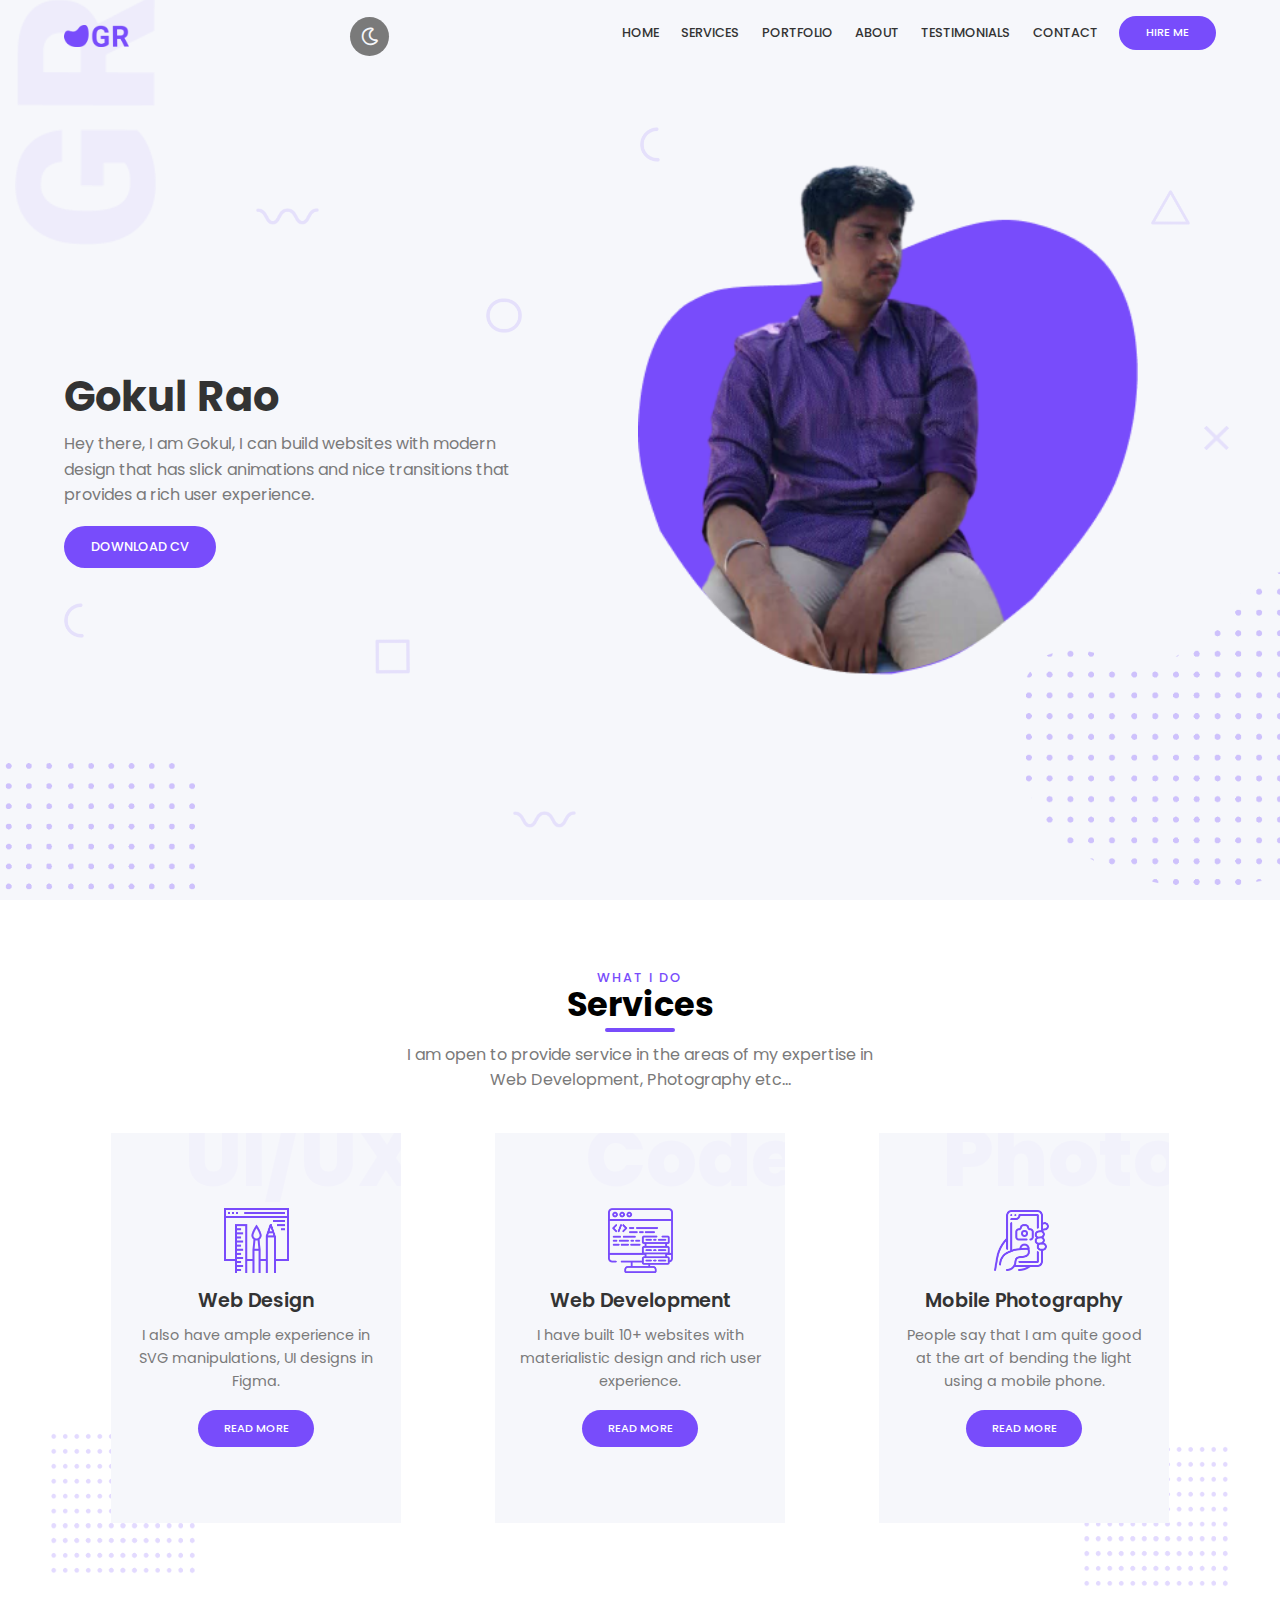
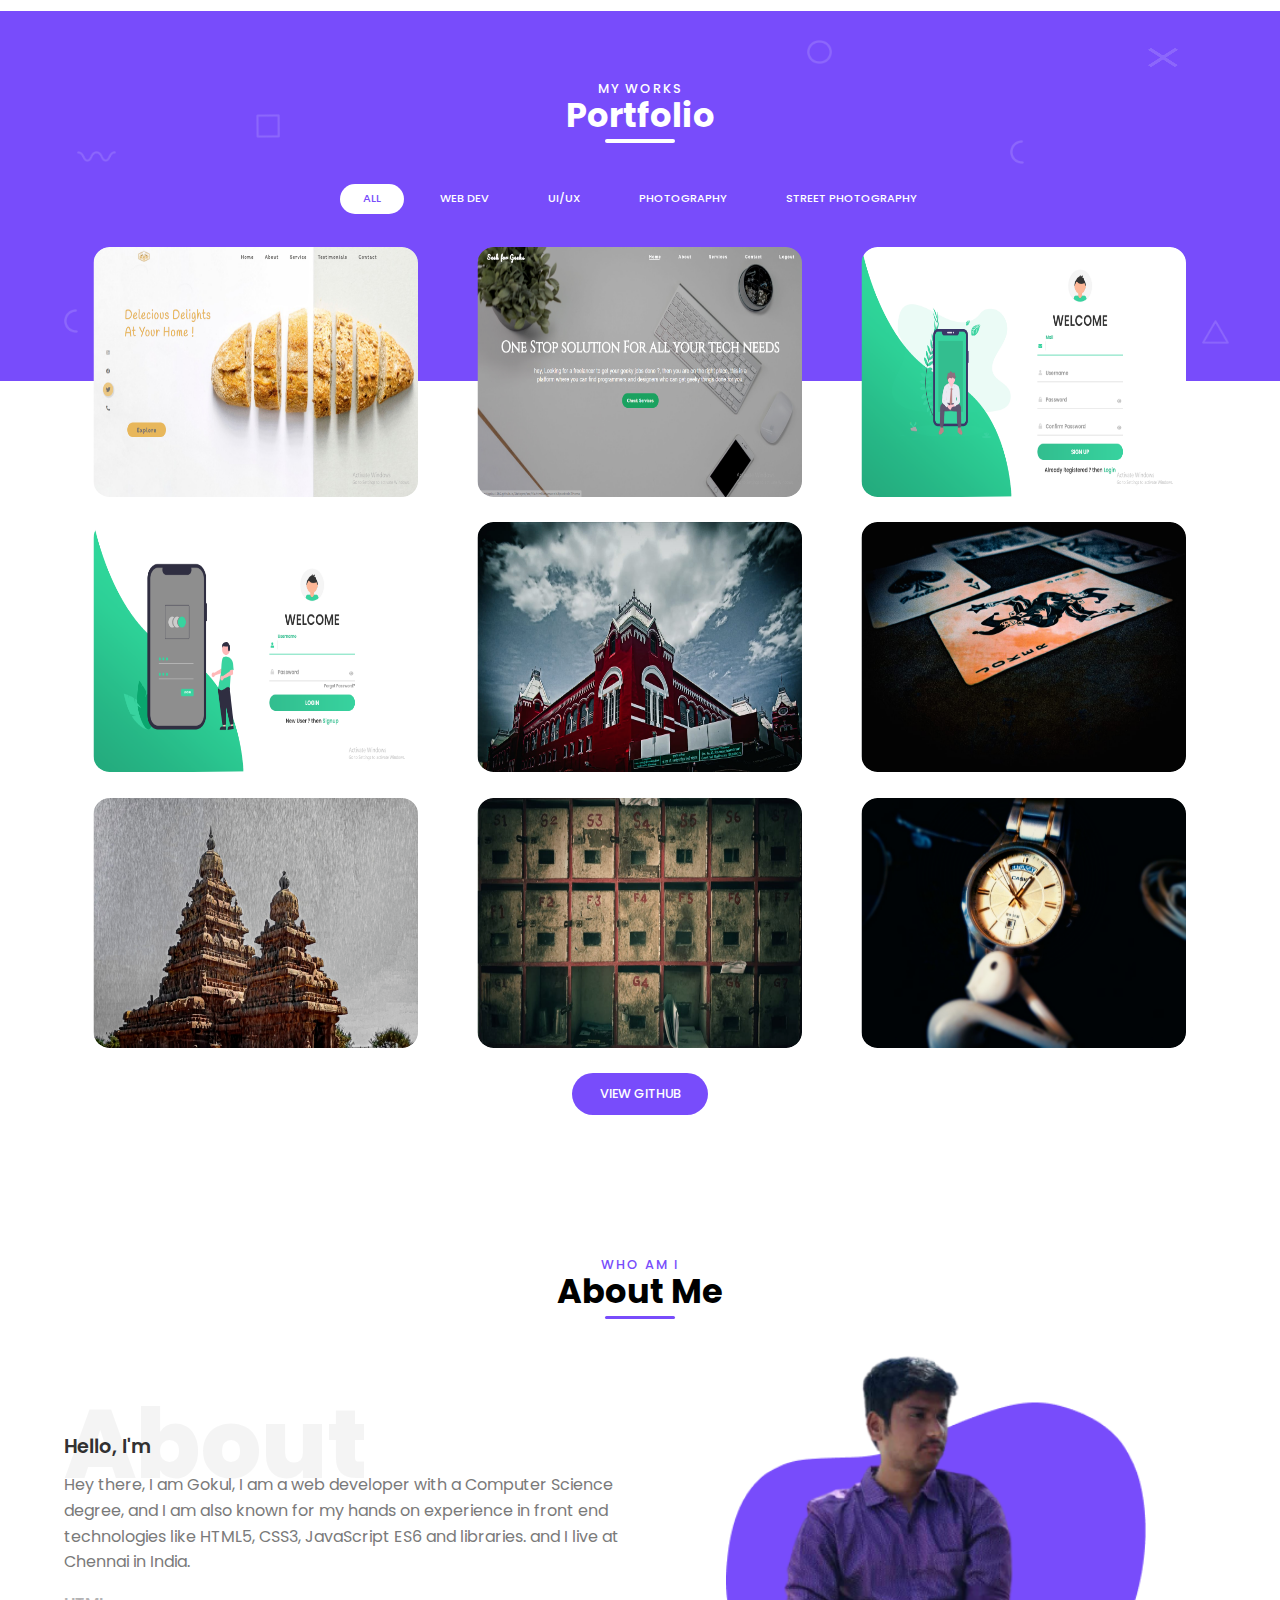
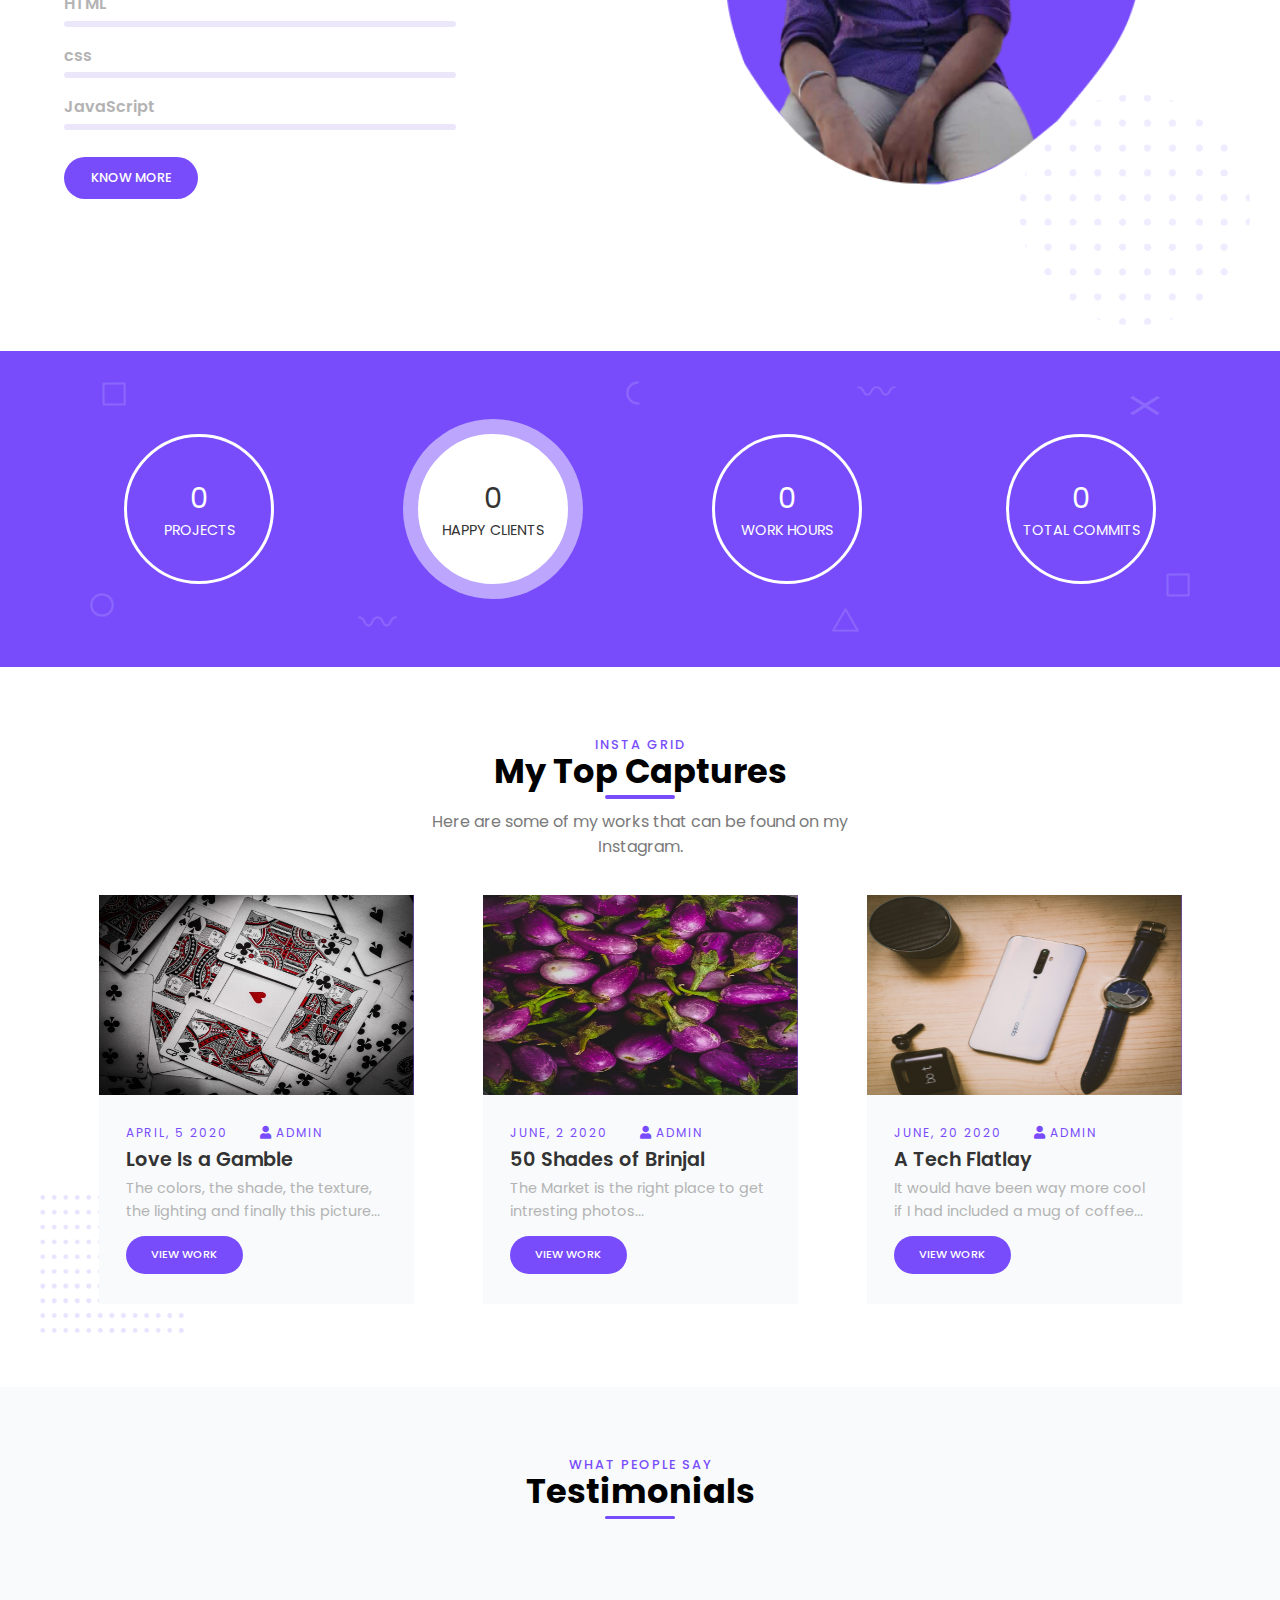
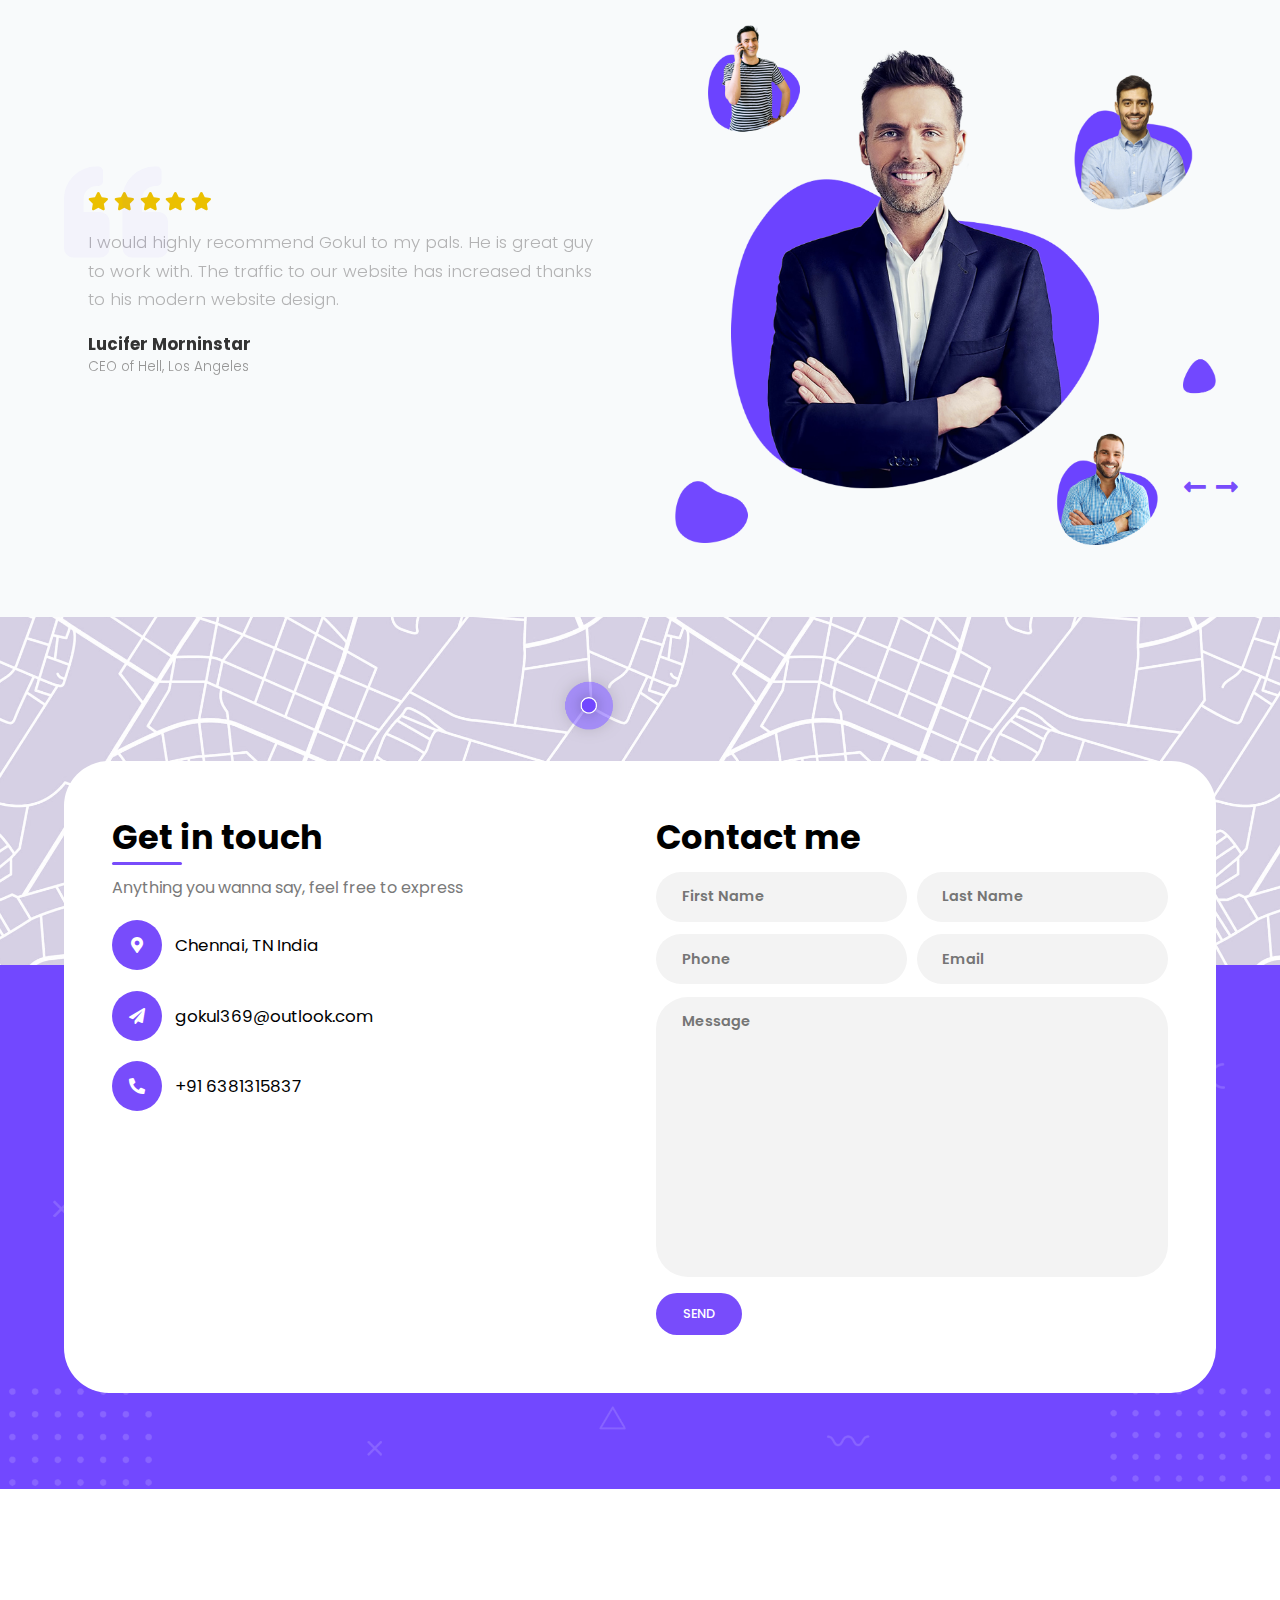
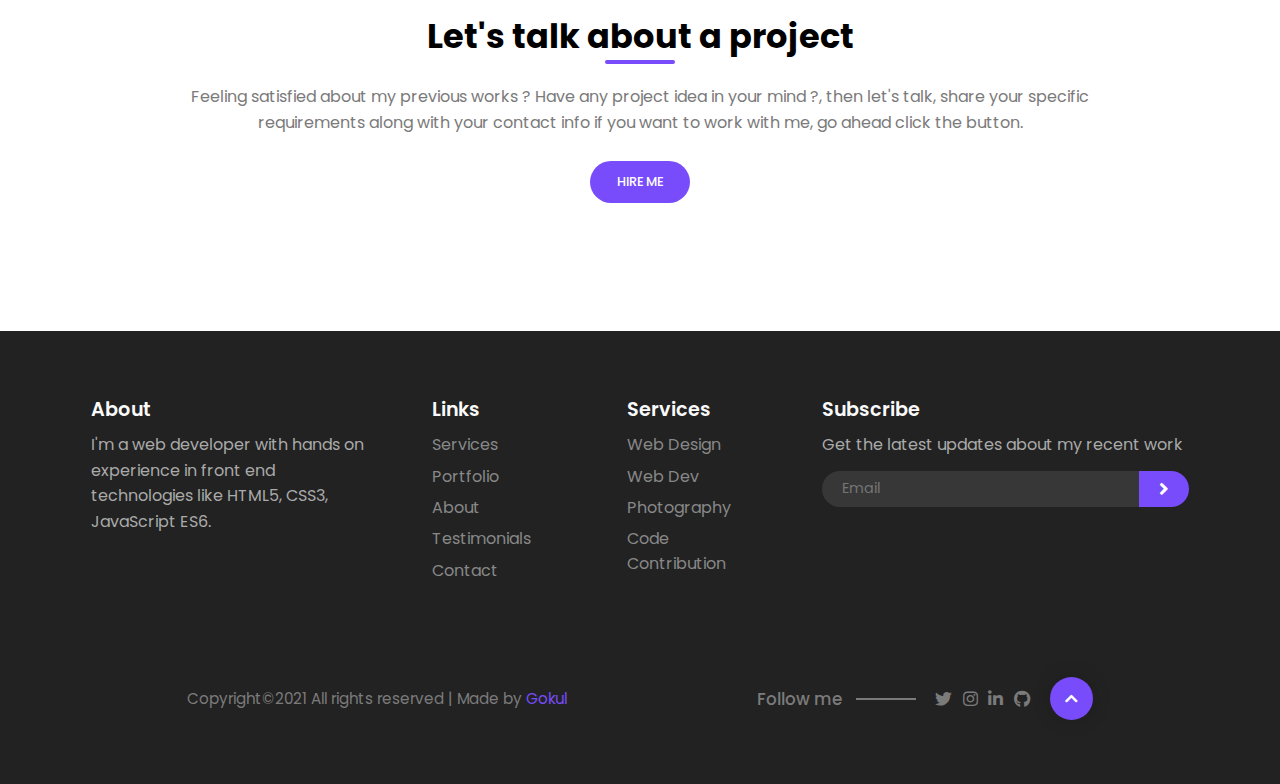
<file: index.html>
<!DOCTYPE html>
<html lang="en">
  <head>
    <meta charset="UTF-8" />
    <meta http-equiv="X-UA-Compatible" content="IE=edge" />
    <meta name="viewport" content="width=device-width, initial-scale=1.0" />
    <title>Portfolio</title>
    <link rel="stylesheet" href="https://unpkg.com/swiper/swiper-bundle.min.css"/>
    <link rel="stylesheet" href="./css/style.css" />
    <link
      rel="stylesheet"
      href="https://cdnjs.cloudflare.com/ajax/libs/font-awesome/5.15.3/css/all.min.css"
    />
  </head>
  <body>
    <main class=" light big-wrapper">
      <header>
        <div class="overlay overlay-lg">
          <img src="./img/shapes/square.png" class="shape square" />
          <img src="./img/shapes/circle.png" class="shape circle" />
          <img src="./img/shapes/half-circle.png" class="shape half-circle1" />
          <img src="./img/shapes/half-circle.png" class="shape half-circle2" />
          <img src="./img/shapes/x.png" class="shape xshape" />
          <img src="./img/shapes/wave.png" class="shape wave wave1" />
          <img src="./img/shapes/wave.png" class="shape wave wave2" />
          <img src="./img/shapes/triangle.png" class="shape triangle" />
          <img src="./img/shapes/letters1.png" class="letters" />
          <img src="./img/shapes/points1.png" class="points points1" />
        </div>
        <nav>
          <div class="container">
            <div class="logo">
              <img src="./img/logo1.png" />
            </div>

            
          <div class=tgl-container>
            <button class="toggle-btn">
              <i class="far fa-moon"></i>
              <i class="far fa-sun"></i>
            </button>
          </div>

            <div class="links">
              <ul>
                <li><a class="coollink" href="#">Home</a></li>
                <li><a class="coollink" href="#Services">Services</a></li>
                <li><a class="coollink" href="#Portfolio">Portfolio</a></li>
                <li><a class="coollink" href="#About">About</a></li>
                <li>
                  <a class="coollink" href="#Testimonials">Testimonials</a>
                </li>
                <li><a class="coollink" href="#Contact">Contact</a></li>
                <li><a href="#Hireme" class="active">Hire me</a></li>
              </ul>
            </div>

            <div class="hamburger-menu">
              <div class="bar"></div>
            </div>
          </div>
        </nav>
        <div class="header-content">
          <div class="container grid-2">
            <div class="column1">
              <h1 class="header-title">Gokul Rao</h1>
              <p class="text">
                Hey there, I am Gokul, I can build websites with modern design that has slick animations and nice transitions that provides a rich  user experience. 

              </p>
              <a href="https://drive.google.com/file/d/1lMfftoCq1Aoj6Cp-bi5y8SafYhz9dzE-/view?usp=sharing" download class="btn">Download cv</a>
            </div>
            <div class="column2 image">
              <img src="img/shapes/points2.png" class="points points2" />
              <img src="./img/me.png" class="img-element z-index" />
            </div>
          </div>
        </div>
      </header>

      <section id="Services" class="Services section">
        <div class="container">
          <div class="section-header">
            <h3 class="title" data-title="What I Do">Services</h3>
            <p class="text">
              I am open to provide service in the areas of my expertise in Web Development, Photography etc...
            </p>
          </div>

          <div class="cards">
            <div class="card-wrap">
              <img
                src="img/shapes/points3.png"
                class="points points1 points-sq"
                alt=""
              />
              <div class="card" data-card="UI/UX">
                <div class="card-content z-index">
                  <img src="img/design-icon.png" class="icon" />
                  <h3 class="title-sm">Web Design</h3>
                  <p class="text">
                    I also have ample experience in SVG manipulations, UI designs in  Figma.
                  </p>
                  <a href="https://en.wikipedia.org/wiki/Web_design" class="btn small">Read More</a>
                </div>
              </div>
            </div>

            <div class="card-wrap">
              <div class="card" data-card="Code">
                <div class="card-content z-index">
                  <img src="img/code-icon.png" class="icon" />
                  <h3 class="title-sm">Web Development</h3>
                  <p class="text">
                    I have built 10+ websites with materialistic design and rich user experience.
                  </p>
                  <a href="https://en.wikipedia.org/wiki/Web_development" class="btn small">Read More</a>
                </div>
              </div>
            </div>

            <div class="card-wrap">
              <img
                src="img/shapes/points3.png"
                class="points points2 points-sq"
                alt=""
              />
              <div class="card" data-card="Photo">
                <div class="card-content z-index">
                  <img src="img/camera.png" class="icon" />
                  <h3 class="title-sm">Mobile Photography</h3>
                  <p class="text">
                    People say that I am quite good at the art of bending the light using a mobile phone.
                  </p>
                  <a href="https://davidsmcnamara.typepad.com/sixbysix/2012/06/what-is-mobile-photography.html" class="btn small">Read More</a>
                </div>
              </div>
            </div>
          </div>
        </div>
      </section>

      <section id="Portfolio" class="portfolio section">
        <div class="background-bg">
          <div class="overlay overlay-sm">
            <img src="img/shapes/half-circle.png" class="shape half-circle1" />
            <img
              src="./img/shapes/half-circle.png"
              class="shape half-circle2"
            />
            <img src="./img/shapes/square.png" class="shape square" />
            <img src="./img/shapes/wave.png" class="shape wave" />
            <img src="./img/shapes/circle.png" class="shape circle" />
            <img src="./img/shapes/triangle.png" class="shape triangle" />
            <img src="./img/shapes/x.png" class="shape xshape" />
          </div>
        </div>
        <div class="container">
          <div class="section-header">
            <h3 class="title" data-title="My Works">Portfolio</h3>
          </div>

          <div class="section-body">
            <div class="filter">
              <button class="filter-btn active" data-filter="*">All</button>
              <button class="filter-btn" data-filter=".webdev">Web Dev</button>
              <button class="filter-btn" data-filter=".ui">UI/UX</button>
              <button class="filter-btn" data-filter=".Photography">
                Photography
              </button>
              <button class="filter-btn" data-filter=".streetphotography">
                Street Photography
              </button>
            </div>
            <div class="grid">
             <a href="https://github.com/gokul-369/Baker-s-cafe">
              <div class="grid-item webdev">
                <div class="gallery-image">
                 <img src="img/portfolio/webdev1.png" />
                  <div class="img-overlay">
                    <div class="plus"></div>
                    <div class="img-description">
                      <h3>Web Dev</h3>
                      <h5>View Project</h5>
                    </div>
                  </div>
                </div>
              </div>
              </a>
              <a href="https://github.com/gokul-369/Seekthegeeks">
              <div class="grid-item webdev">
                <div class="gallery-image">
                  <img src="img/portfolio/webdev2.png" />
                  <div class="img-overlay">
                    <div class="plus"></div>
                    <div class="img-description">
                      <h3>Web Dev</h3>
                      <h5>View Project</h5>
                    </div>
                  </div>
                </div>
              </div>
              </a>
              <a href="https://gokul-369.github.io/Staticpro/signup.html">
              <div class="grid-item ui">
                <div class="gallery-image">
                  <img src="img/portfolio/ui1.png" />
                  <div class="img-overlay">
                    <div class="plus"></div>
                    <div class="img-description">
                      <h3>UI/UX</h3>
                      <h5>View Project</h5>
                    </div>
                  </div>
                </div>
              </div>
              </a>
              <a href="https://gokul-369.github.io/Staticpro/login.html">
              <div class="grid-item ui">
                <div class="gallery-image">
                  <img src="img/portfolio/ui2.png" />
                  <div class="img-overlay">
                    <div class="plus"></div>
                    <div class="img-description">
                      <h3>Login UI</h3>
                      <h5>View Project</h5>
                    </div>
                  </div>
                </div>
              </div>
              </a>
              <a href="https://www.instagram.com/p/CBSuwAan4NV/?utm_source=ig_web_copy_link">
              <div class="grid-item Photography streetphotography">
                <div class="gallery-image">
                  <img src="img/portfolio/pho2.png" />
                  <div class="img-overlay">
                    <div class="plus"></div>
                    <div class="img-description">
                      <h3>City Scapes</h3>
                      <h5>View Work</h5>
                    </div>
                  </div>
                </div>
              </div>
              </a>
              <a href="https://www.instagram.com/p/B_xM7EwgCtX/?utm_source=ig_web_copy_link">
              <div class="grid-item Photography">
                <div class="gallery-image">
                  <img src="img/portfolio/pho4.png" />
                  <div class="img-overlay">
                    <div class="plus"></div>
                    <div class="img-description">
                      <h3>Product Photography</h3>
                      <h5>View Work</h5>
                    </div>
                  </div>
                </div>
              </div>
              </a>
              <a href="https://www.instagram.com/p/CIUzivvge-5/?utm_source=ig_web_copy_link">
              <div class="grid-item Photography">
                <div class="gallery-image">
                  <img src="img/portfolio/pho7.png" />
                  <div class="img-overlay">
                    <div class="plus"></div>
                    <div class="img-description">
                      <h3>City Scapes</h3>
                      <h5>View Work</h5>
                    </div>
                  </div>
                </div>
              </div>
              </a>
              <a href="https://www.instagram.com/p/CKvaFJVr5GC/?utm_source=ig_web_copy_link">
              <div class="grid-item streetphotography Photography">
                <div class="gallery-image">
                  <img src="img/portfolio/pho12.png" />
                  <div class="img-overlay">
                    <div class="plus"></div>
                    <div class="img-description">
                      <h3>Street Photography</h3>
                      <h5>View Work</h5>
                    </div>
                  </div>
                </div>
              </div>
              </a>
              <a href="https://www.instagram.com/p/B_UuMm4AuDb/?utm_source=ig_web_copy_link">
              <div class="grid-item Photography">
                <div class="gallery-image">
                  <img src="img/portfolio/pho13.png" />
                  <div class="img-overlay">
                    <div class="plus"></div>
                    <div class="img-description">
                      <h3>Product Photography</h3>
                      <h5>View Work</h5>
                    </div>
                  </div>
                </div>
              </div>
              </a>
            </div>
            <div class="more-folio">
              <a href="https://github.com/gokul-369" class="btn">View Github</a>
            </div>
          </div>
        </div>
      </section>

      <section id="About" class="about section">
        <div class="container">
          <div class="section-header">
            <h3 class="title" data-title="Who am i">About Me</h3>
          </div>

          <div class="section-body grid-2">
            <div class="column1">
              <h3 class="title-sm">Hello, I'm</h3>
              <p class="text">
                Hey there, I am Gokul, I am a web developer with a Computer Science degree,
                and I am also known for my hands on experience in front end technologies like HTML5, CSS3, JavaScript ES6 and libraries.
                and I live at Chennai in India. 
              </p>
              <div class="skills">
                <div class="skill html">
                  <h3 class="skill-title">HTML</h3>
                  <div class="skill-bar">
                    <div class="skill-progress" data-progress="90%"></div>
                  </div>
                </div>

                <div class="skill css">
                  <h3 class="skill-title">css</h3>
                  <div class="skill-bar">
                    <div class="skill-progress" data-progress="70%"></div>
                  </div>
                </div>

                <div class="skill js">
                  <h3 class="skill-title">JavaScript</h3>
                  <div class="skill-bar">
                    <div class="skill-progress" data-progress="80%"></div>
                  </div>
                </div>
              </div>
              <a href="#About" class="btn">know more</a>
            </div>

            <div class="column2 image">
              <img src="img/shapes/points4.png" class="points" />
              <img src="img/me.png" class="z-index" />
            </div>
          </div>
        </div>
      </section>

      <section class="records">
        <div class="overlay overlay-sm">
          <img src="./img/shapes/square.png" alt="" class="shape square1" />
          <img src="./img/shapes/square.png" alt="" class="shape square2" />
          <img src="./img/shapes/circle.png" alt="" class="shape circle" />
          <img
            src="./img/shapes/half-circle.png"
            alt=""
            class="shape half-circle"
          />
          <img src="./img/shapes/wave.png" alt="" class="shape wave wave1" />
          <img src="./img/shapes/wave.png" alt="" class="shape wave wave2" />
          <img src="./img/shapes/x.png" alt="" class="shape xshape" />
          <img src="./img/shapes/triangle.png" alt="" class="shape triangle" />
        </div>
        <div class="container">
          <div class="wrap">
            <div class="record-circle">
              <h2 class="number" data-num="20">0</h2>
              <h4 class="sub-title">Projects</h4>
            </div>
          </div>

          <div class="wrap">
            <div class="record-circle active">
              <h2 class="number" data-num="14">0</h2>
              <h4 class="sub-title">Happy Clients</h4>
            </div>
          </div>

          <div class="wrap">
            <div class="record-circle">
              <h2 class="number" data-num="369">0</h2>
              <h4 class="sub-title">Work Hours</h4>
            </div>
          </div>

          <div class="wrap">
            <div class="record-circle">
              <h2 class="number" data-num="160">0</h2>
              <h4 class="sub-title">Total Commits</h4>
            </div>
          </div>
        </div>
      </section>

      <section class="blog section">
        <div class="container">
          <div class="section-header">
            <h3 class="title" data-title="Insta grid">My Top Captures</h3>
            <p class="text">Here are some of my works that can be found on my Instagram.</p>
          </div>

          <div class="blog-wrapper">
           
            <div class="blog-wrap">
              <img src="img/shapes/points3.png"class="points points-sq">
              <div class="blog-card">
                <div class="blog-image">
                  <img src="img/pho5.jpeg" >
                </div>
                <div class="blog-content">
                  <div class="blog-info">
                    <h5 class="blog-date">April, 5 2020</h5>
                    <h5 class="blog-user"><i class="fas fa-user"></i>Admin</h5>
                </div>
                <h3 class="title-sm">Love Is a Gamble</h3>
                <p class="blog-text">
                  The  colors, the shade, the texture, the lighting and finally this picture...
                </p>
                <a href="https://www.instagram.com/p/B-uNwl9guGa/?utm_source=ig_web_copy_link" class="btn small">View work</a>
              </div>
            </div>
          </div>

             <div class="blog-wrap">
              <div class="blog-card">
                <div class="blog-image">
                  <img src="img/pho8.jpeg" >
                </div>
                <div class="blog-content">
                  <div class="blog-info">
                    <h5 class="blog-date">June, 2 2020</h5>
                    <h5 class="blog-user"><i class="fas fa-user"></i>Admin</h5>
                </div>
                <h3 class="title-sm">50 Shades of Brinjal</h3>
                <p class="blog-text">
                  The Market is the  right place to get intresting photos...
                </p>
                <a href="https://www.instagram.com/p/CCiMPchAit7/?utm_source=ig_web_copy_link" class="btn small">View work</a>
              </div>
            </div>
          </div>

             <div class="blog-wrap">
              <div class="blog-card">
                <div class="blog-image">
                  <img src="img/pho10.jpeg" >
                </div>
                <div class="blog-content">
                  <div class="blog-info">
                    <h5 class="blog-date">June, 20 2020</h5>
                    <h5 class="blog-user"><i class="fas fa-user"></i>Admin</h5>
                </div>
                <h3 class="title-sm">A Tech Flatlay</h3>
                <p class="blog-text">
                  It would have been way more cool if I had included a mug of coffee...
                </p>
                <a href="https://www.instagram.com/p/CIGEy9JAU_Q/?utm_source=ig_web_copy_link" class="btn small">view work</a>
              </div>
            </div>
          </div>
        </div>
      </section>

      <section id="Testimonials"class="testimonials section">
        <div class="container">
          <div class="section-header">
            <h3 class="title" data-title="what people say">Testimonials</h3>
          </div>

          <div class="testi-content grid-2">
            <div class="column1 reviews">
              <div class="swiper-container">
                <div class="swiper-wrapper">

                  <div class="swiper-slide review">
                  <i class="fas fa-quote-left quote"></i>
                  <div class="rate">
                    <i class="fas fa-star"></i>
                    <i class="fas fa-star"></i>
                    <i class="fas fa-star"></i>
                    <i class="fas fa-star"></i>
                    <i class="fas fa-star"></i>
                  </div>
  
                  <p class="review-text">
                    I would highly recommend Gokul to my pals. He is great guy to work with. The traffic to our website has increased thanks to his modern website design.  
                  </p>
  
                  <div class="review-info">
                    <h3 class="review-name">Lucifer Morninstar</h3>
                    <h5 class="review-job">CEO of Hell, Los Angeles</h5>
                  </div>
                </div>

                  <div class="swiper-slide review">
                  <i class="fas fa-quote-left quote"></i>
                  <div class="rate">
                    <i class="fas fa-star"></i>
                    <i class="fas fa-star"></i>
                    <i class="fas fa-star"></i>
                    <i class="fas fa-star"></i>
                    <i class="fas fa-star"></i>
                  </div>
  
                  <p class="review-text">
                    We at Night's Watch were very impressed with the all aspects of our new website. We would highly reccomend Gokul to anyone looking to build a new website. 
                  </p>
  
                  <div class="review-info">
                    <h3 class="review-name">John Snow</h3>
                    <h5 class="review-job">CEO, Night's Watch</h5>
                  </div>
                </div>
  
                  <div class="swiper-slide review">
                  <i class="fas fa-quote-left quote"></i>
                  <div class="rate">
                    <i class="fas fa-star"></i>
                    <i class="fas fa-star"></i>
                    <i class="fas fa-star"></i>
                    <i class="fas fa-star"></i>
                    <i class="fas fa-star"></i>
                  </div>
  
                  <p class="review-text">
                    Quick response to changes/questions/ideas. Someone always answers right away. 
                  </p>
  
                  <div class="review-info">
                    <h3 class="review-name">Arsene Lupin</h3>
                    <h5 class="review-job">Burglar, Paris</h5>
                  </div>
                </div>
  
                  <div class="swiper-slide review">
                  <i class="fas fa-quote-left quote"></i>
                  <div class="rate">
                    <i class="fas fa-star"></i>
                    <i class="fas fa-star"></i>
                    <i class="fas fa-star"></i>
                    <i class="fas fa-star"></i>
                    <i class="fas fa-star"></i>
                  </div>
  
                  <p class="review-text">
                    The designs and work is spectacular and very unique. I really appreciate the work that he has done with the responsiveness of the website. 
                  </p>
  
                  <div class="review-info">
                    <h3 class="review-name">Bruce Wayne</h3>
                    <h5 class="review-job">Vigilantee, Gotham</h5>
                  </div>
                </div>
              </div>

              <div class="review-nav swiper-button-prev">
                   <i class="fas fa-long-arrow-alt-left"></i>
                 </div> 
                 <div class="review-nav swiper-button-next">
                   <i class="fas fa-long-arrow-alt-right"></i>
                 </div> 
              </div>       
            </div>

            <div class="column2 image">
              <img src="img/testi.png" class="img-element">
            </div>
          </div>
        </div>
      </section>

      <section id="Contact" class="contact section">
        <div class="container">
          <div class="contact-box">
            <div class="contact-info">
              <h3 class="title">Get in touch</h3>
              <p class="text">Anything you wanna say, feel free to express</p>
              <div class="information-wrap">

                <div class="information">
                  <div class="contact-icon">
                    <i class="fas fa-map-marker-alt"></i>
                  </div>
                  <p class="info-text">Chennai, TN India</p>
                </div>

                <div class="information">
                  <div class="contact-icon">
                    <i class="fas fa-paper-plane"></i>
                  </div>
                  <p class="info-text">gokul369@outlook.com</p>
                </div>

                <div class="information">
                  <div class="contact-icon">
                    <i class="fas fa-phone-alt"></i>
                  </div>
                  <p class="info-text">+91 6381315837</p>
                </div>

              </div>
            </div>

            <div class="contact-form">
              <h3 class="title">Contact me</h3>
              <div class="row">
                <input type="text" class="contact-input" placeholder="First Name">
                <input type="text" class="contact-input" placeholder="Last Name">
              </div>
               <div class="row">
                <input type="text" class="contact-input" placeholder="Phone">
                <input type="email" class="contact-input" placeholder="Email">
              </div>
              <div class="row">
                <textarea name="message" class="contact-input textarea" placeholder="Message"></textarea>
              </div>
              <a href="#Contact" class="btn">Send</a>
            </div>
          </div>
        </div>
      </section>

      <section id="Hireme" class="hireme">
        <div class="container">
          <h3 class="title">Let's talk about a project</h3>
          <p class="text">Feeling satisfied about my previous works ? Have any project idea in your mind ?, then let's talk, share your specific requirements along with your contact info if you want to work with me, go ahead click the button.</p>
          <a href="mailto:gokul369@outlook.com" class="btn">Hire me</a>
        </div>
      </section>
    </main>
    <footer class="footer">
     <div class="container">
       <div class="grid-4">
         <div class="grid-4-col footer-about">
           <h3 class="title-sm">About</h3>
           <p class="text"> I'm a web developer with hands on experience in front end technologies like HTML5, CSS3, JavaScript ES6.
            </p>
         </div>

         <div class="grid-4-col footer-links">
           <h3 class="title-sm">Links</h3>
           <ul>
             <li>
               <a href="#Services">Services</a>
             </li>
             <li>
               <a href="#Portfolio">Portfolio</a>
             </li>
             <li>
               <a href="#About">About</a>
             </li>
             <li>
               <a href="#Testimonial">Testimonials</a>
             </li>
             <li>
               <a href="#Contact">Contact</a>
             </li>
           </ul>
         </div>

         <div class="grid-4-col footer-links">
           <h3 class="title-sm">Services</h3>
           <ul>
             <li><a href="#">Web Design</a></li>
             <li><a href="#">Web Dev</a></li>
             <li><a href="#">Photography</a></li>
             <li><a href="#">Code Contribution</a></li>
           </ul>
         </div>

         <div class="grid-4-col footer-newsletter">
          <h3 class="title-sm">Subscribe</h3>
          <p class="text">Get the latest updates about my recent work</p>
          <div class="footer-input-wrap">
            <input type="email" class="footer-input" placeholder="Email">
            <a href="#" class="input-arrow">
              <i class="fas fa-angle-right"></i>
            </a>
          </div>
          
         </div>
       </div>

       <div class="bottom-footer">
         <div class="copyright">
           <p class="text">
             Copyright&copy;2021 All rights reserved | Made by <span>Gokul</span>
           </p>
         </div>

         <div class="followme-wrap">
           <div class="followme">
             <h3>Follow me</h3>
             <span class="footer-line"></span>
            <div class="social-media">
              <a href="https://twitter.com/the_prophe_c"> <i class="fab fa-twitter"></i></a>
              <a href="https://www.instagram.com/gokul__369"> <i class="fab fa-instagram"></i></a>
              <a href="https://www.linkedin.com/in/gokul-rao-40773a1b6/"> <i class="fab fa-linkedin-in"></i></a>
              <a href="https://www.instagram.com/gokul__369/"> <i class="fab fa-github"></i></a>
            </div>
           </div>
           <div class="back-btn-wrap">
              <a href="#" class="back-btn">
                <i class="fas fa-chevron-up"></i>
              </a>
           </div>
         </div>
       </div>
     </div>
    </footer>
    <script src="https://cdnjs.cloudflare.com/ajax/libs/jquery/3.5.1/jquery.min.js"></script>
    <script src="js/isotope.pkgd.min.js"></script>
    <script src="https://unpkg.com/swiper/swiper-bundle.min.js"></script>
    <script src="./js/app.js"></script>
  </body>
</html>
</file>
<file: css/style.css>
@import url("https://fonts.googleapis.com/css2?family=Poppins:wght@100;200;300;400;500;600;700;800;900&display=swap");

:root {
  --dark-one: #333;
  --dark-two: #7a7a7a;
  --main-color: #784cfb;
  --light-one: #fff;
  --light-two: #f8fafb;
  --light-three: #f6f7fb;
}

.light {
  --dark-one: #333;
  --dark-two: #7a7a7a;
  --main-color: #784cfb;
  --light-one: #fff;
  --light-two: #f8fafb;
  --light-three: #f6f7fb;
}

.dark {
  --dark-one: rgb(255, 255, 255);
  --dark-two: #fcfcfc;
  --main-color: #784cfb;
  --light-one: #303052;
  --light-two: #3b364e;
  --light-three: #312b44;
}

/*regular styles */
html {
  scroll-behavior: smooth;
}
*,
*::before,
*::after {
  margin: 0;
  padding: 0;
  box-sizing: border-box;
}
body,
button,
input,
textarea {
  font-family: "Poppins", sans-serif;
}
a {
  text-decoration: none;
}
ul {
  list-style: none;
}
img {
  width: 100%;
}
.container {
  position: relative;
  z-index: 5;
  max-width: 92rem;
  margin: 0 auto;
  padding: 0 4rem;
}
.stop-scrolling {
  height: 100%;
  overflow: hidden;
}
.grid-2 {
  display: grid;
  grid-template-columns: repeat(2, 1fr);
  align-items: center;
  justify-content: center;
}
.text {
  font-size: 1.25rem;
  color: var(--dark-two);
  line-height: 1.6;
}
.column1 {
  margin-right: 1.5rem;
}
.column2 {
  margin-left: 1.5rem;
}
.image {
  position: relative;
  display: flex;
  align-items: center;
  justify-content: center;
}
.z-index {
  position: relative;
  z-index: 2;
}

.overlay {
  position: absolute;
  width: 100%;
  height: 100%;
  overflow: hidden;
  left: 0;
  top: 0;
}
.overlay .shape {
  width: initial;
  opacity: 0.13;
  position: absolute;
}
.overlay.overlay-lg .shape {
  height: 55px;
}
.overlay.overlay-lg .shape.wave {
  height: initial;
  width: 88px;
}

.overlay.overlay-lg .shape.xshape {
  height: 38px;
}

.overlay.overlay-sm .shape {
  filter: brightness(0) invert(1);
  opacity: 0.15;
  height: 40px;
}
.overlay.overlay-sm .shape.wave {
  height: initial;
  width: 70px;
}
.overlay.overlay-sm .shape.xshape {
  width: 30px;
}
.points {
  opacity: 0.3;
  position: absolute;
}
.section {
  padding: 7rem 0;
  overflow: hidden;
}
.section-header {
  text-align: center;
  margin-bottom: 1.5rem;
}
.title {
  position: relative;
  display: inline-block;
  padding-bottom: 1rem;
  margin-bottom: 0.6rem;
  line-height: 1;
  font-size: 2.8rem;
}
.title::before {
  content: attr(data-title);
  display: block;
  margin-bottom: 0.4rem;
  color: var(--main-color);
  font-size: 1.15rem;
  font-weight: 500;
  text-transform: uppercase;
  letter-spacing: 3px;
}
.title:after {
  content: "";
  position: absolute;
  width: 90px;
  height: 5px;
  border-radius: 3px;
  background-color: var(--main-color);
  bottom: 0;
  left: 50%;
  transform: translateX(-50%);
}
.section-header .text {
  max-width: 600px;
  margin: 0 auto;
}
.title-sm {
  color: var(--dark-one);
  font-weight: 600;
  font-size: 1.6rem;
}
.points-sq {
  width: 210px;
}
.btn {
  display: inline-block;
  padding: 0.85rem 2rem;
  background-color: var(--main-color);
  color: #fff;
  border-radius: 2rem;
  font-size: 1.05rem;
  font-weight: 500;
  text-transform: uppercase;
  transition: 0.3s;
}
.btn.small {
  padding: 0.7rem 1.8rem;
  font-size: 1rem;
}
.btn:hover {
  background-color: #6b44e0;
}

/*regular styles over */

/*header*/
header {
  width: 100%;
  position: relative;
  overflow: hidden;
  background-color: var(--light-three);
}
nav {
  width: 100%;
  position: relative;
  z-index: 50;
}

nav .container {
  height: 6rem;
  display: flex;
  justify-content: space-between;
  align-items: center;
}
.toggle-btn {
  display: inline-block;
  border: none;
  background-color: var(--dark-two);
  color: var(--light-three);
  outline: none;
  cursor: pointer;
  height: 39px;
  width: 39px;
  border-radius: 50%;
  font-size: 1.1rem;
  transition: 0.3s;
}
.toggle-btn i:last-child:hover{
color:var(--dark-one);
}
.big-wrapper.light .toggle-btn i:last-child {
  display: none;
  pointer-events: none;
  cursor: none;
}
.big-wrapper.light .toggle-btn i:first-child {
  display: block;
}
.big-wrapper.dark .toggle-btn i:last-child {
  display: block;
}
.big-wrapper.dark .toggle-btn i:first-child {
  display: none;
  pointer-events: none;
  cursor: none;
}
.toggle-btn i {
  line-height: 39px;
}
.toggle-btn:hover {
  background-color: var(--main-color);
}
.logo {
  width: 80px;
  display: flex;
  align-items: center;
  justify-content: space-around;
  transition: 0.3s;
}
.links ul {
  display: flex;
}
.links a {
  display: inline-block;
  padding: 0.9rem 1.2rem;
  color: var(--dark-one);
  font-size: 1.05rem;
  text-transform: uppercase;
  font-weight: 500;
  line-height: 1;
  transition: 0.3s;
}
.links a.active {
  background-color: var(--main-color);
  color: #fff;
  border-radius: 2rem;
  font-size: 1rem;
  padding: 0.9rem 2rem;
  margin-left: 1rem;
}
.links a:hover {
  color: var(--main-color);
}
.links a.active:hover {
  color: #fff;
  background-color: #6b44e0;
}

.hamburger-menu {
  width: 2.7rem;
  height: 3rem;
  z-index: 100;
  position: fixed;
  right: 20px;
  align-items: center;
  justify-content: flex-end;
  display: none;
}
.hamburger-menu .bar {
  position: relative;
  width: 2.1rem;
  height: 3px;
  border-radius: 3px;
  background-color: var(--dark-one);
  transition: 0.5s;
}
.bar::before,
.bar::after {
  content: "";
  position: absolute;
  width: 2.1rem;
  height: 3px;
  border-radius: 3px;
  background-color: var(--dark-one);
  transition: 0.5s;
}

.bar::before {
  transform: translateY(-9px);
}
.bar::after {
  transform: translateY(9px);
}
nav.open .hamburger-menu .bar {
  background-color: transparent;
  transform: rotate(360deg);
}
nav.open .hamburger-menu .bar::before {
  transform: translateY(0) rotate(45deg);
  background-color: #fff;
}
nav.open .hamburger-menu .bar::after {
  transform: translateY(0) rotate(-45deg);
  background-color: #fff;
}
nav.open .links {
  transform: translateX(0);
}

.coollink::after {
  content: "";
  display: block;
  width: 0;
  height: 2px;
  margin-top: 4px;
  background: var(--main-color);
  transition: width 0.4s;
}
.coollink:hover::after {
  width: 100%;
  transition: width 0.4s;
}

.header-content .container.grid-2 {
  grid-template-columns: 2.5fr 3.5fr;
  min-height: calc(100vh - 6rem);
  padding-bottom: 2.5rem;
  text-align: left;
}

.header-title {
  font-size: 3.8rem;
  line-height: 0.8;
  color: var(--dark-one);
}
.header-content .text {
  margin: 2.15rem 0;
}

.header-content .image .img-element {
  max-width: 750px;
}

header .square {
  right: 68%;
  top: 71%;
}
header .triangle {
  right: 7%;
  bottom: 75%;
}
header .xshape {
  right: 4%;
  bottom: 50%;
}
header .half-circle1 {
  left: 50%;
  bottom: 82%;
}
header .half-circle2 {
  left: 5%;
  top: 67%;
}
header .wave1 {
  left: 20%;
  bottom: 75%;
}
header .wave2 {
  right: 55%;
  bottom: 8%;
}
header .circle {
  left: 38%;
  bottom: 63%;
}
header .points1 {
  width: 420px;
  bottom: -75px;
  left: -150px;
}
header .points2 {
  width: 70%;
  top: 65%;
  left: 71%;
}

.letters {
  position: absolute;
  width: 13.5%;
  top: -5px;
  left: 15px;
  opacity: 0.06;
}

/*header over*/

/*services*/
.Services {
  background-color: var(--light-one);
}
.card {
  width: 100%;
  max-width: 390px;
  min-height: 520px;
  background-color: var(--light-three);
  display: flex;
  align-items: center;
  justify-content: center;
  text-align: center;
  padding: 3rem 2rem;
  overflow: hidden;
  position: relative;
  transition: 0.3s;
}
.card-wrap {
  position: relative;
  margin: 1.7rem 0.8rem;
}
.cards {
  display: flex;
  justify-content: space-around;
  flex-wrap: wrap;
  width: 100%;
}
.icon {
  width: 90px;
  margin-bottom: 1.7rem;
}
.card .title-sm {
  line-height: 0.8;
}
.card .text {
  font-size: 1.15rem;
  margin: 1.8rem 0;
}
.card::before {
  content: attr(data-card);
  position: absolute;
  top: -15px;
  right: -15px;
  font-size: 6rem;
  font-weight: 800;
  line-height: 1;
  color: var(--main-color);
  opacity: 0.025;
}
.card:after {
  content: "";
  width: 100%;
  height: 0px;
  position: absolute;
  bottom: 0;
  left: 0;
  background-color: var(--main-color);
  transition: 0.3s;
}
.card-wrap:hover .card {
  transform: translateY(-15px);
}
.card-wrap:hover .card::after {
  height: 8px;
}
.Services .points1 {
  bottom: -57px;
  left: -125px;
  opacity: 0.2;
  pointer-events: none;
}
.Services .points2 {
  bottom: -70px;
  right: -65px;
  opacity: 0.2;
  pointer-events: none;
}
/*End of services*/

/*Portfolio*/

.portfolio {
  position: relative;
  width: 100%;
  background-color: var(--light-one);
}
.background-bg {
  position: absolute;
  width: 100%;
  height: 520px;
  top: 0;
  left: 0;
  background-color: var(--main-color);
}
.portfolio .title,
.portfolio .title::before {
  color: var(--light-one);
}
.portfolio .title::after {
  background-color: var(--light-one);
}
.filter {
  width: 100%;
  display: flex;
  align-items: center;
  justify-content: center;
  flex-wrap: wrap;
}
.filter-btn {
  border: none;
  outline: none;
  background-color: transparent;
  margin: 0.45rem 0.4rem;
  padding: 0.85rem 1.8rem;
  color: var(--light-one);
  text-transform: uppercase;
  font-size: 1.1rem;
  font-weight: 500;
  line-height: 1;
  cursor: pointer;
  border-radius: 2rem;
  transition: 0.3s;
}
.filter-btn.active {
  background-color: var(--light-one);
  color: var(--main-color);
}

.portfolio .square {
  top: 28%;
  left: 20%;
}
.portfolio .circle {
  top: 8%;
  right: 35%;
}
.portfolio .triangle {
  bottom: 10%;
  right: 4%;
}
.portfolio .half-circle1 {
  bottom: 13%;
  left: 5%;
}
.portfolio .half-circle2 {
  top: 35%;
  right: 20%;
}
.portfolio .xshape {
  top: 10%;
  right: 8%;
}
.portfolio .wave {
  top: 38%;
  left: 6%;
}
.grid {
  width: 100%;
  margin: 1.5rem 0;
}
.grid-item {
  width: 33.33%;
  padding: 1rem 1.2rem;
  display: flex;
  justify-content: center;
}
.gallery-image {
  position: relative;
  overflow: hidden;
  border-radius: 16px;
  width: 100%;
  height: 330px;
  cursor: pointer;
}
.gallery-image img {
  position: absolute;
  top: 50%;
  left: 50%;
  height: 100%;
  border-radius: 16px;
  transform: translate(-50%, -50%);
  transform-origin: center;
  transition: 0.5s;
}
.gallery-image .img-overlay {
  width: 100%;
  height: 100%;
  border-radius: 16px;
  position: absolute;
  top: 0;
  left: 0;
  z-index: 2;
  color: var(--light-one);
  background-color: rgba(120, 76, 251, 0.55);
  display: flex;
  flex-direction: column;
  align-items: center;
  justify-content: flex-end;
  padding: 2rem 3.2rem;
  opacity: 0;
  transition: 0.5s;
}
.img-overlay .plus {
  position: relative;
  margin: auto 0;
}
.plus::before,
.plus::after {
  content: "";
  position: absolute;
  height: 3px;
  width: 4.5rem;
  top: 50%;
  left: 50%;
  transform: translate(-50%, -50%);
  background-color: var(--light-one);
  border-radius: 3px;
}
.plus::before {
  transform: translate(-50%, -50%) rotate(-90deg);
}
.img-description {
  width: 100%;
}
.img-overlay h3 {
  text-align: center;
  font-weight: 600;
  text-transform: uppercase;
  font-size: 1.5rem;
}
.img-overlay h5 {
  text-align: center;
  font-size: 1.15rem;
  font-weight: 300;
}
.gallery-image:hover .img-overlay {
  opacity: 1;
}
.gallery-image:hover img {
  transform: translate(-50%, -50%) scale(1.1);
}
.more-folio {
  display: flex;
  justify-content: center;
}

/*End of portfolio*/

/*about*/

.about {
  overflow: hidden;
  background-color: var(--light-one);
}

.about img {
  max-width: 600px;
}
.about .text {
  margin-top: 1rem;
}
.skills {
  margin: 1.5rem 0 2.5rem 0;
}
.skill {
  margin: 1rem 0;
}
.skill-title {
  color:#b3b3b4;
  font-weight: 600;
  margin-bottom: 0.3rem;
}
.skill-bar {
  width: 70%;
  height: 8px;
  border-radius: 4px;
  background-color: #ece6fa;
  position: relative;
  overflow: hidden;
}
.skill-progress {
  position: absolute;
  height: 100%;
  width: 0%;
  top: 0;
  left: 0;
  background-color: var(--main-color);
  transition: 1s;
}

.about .column1::before {
  content: "About";
  position: absolute;
  font-size: 8rem;
  font-weight: 800;
  background-color: var(--main-color);
  opacity: 0.04;
  top: 20px;
  left: 0;
  line-height: 0;
}
.about .points {
  width: 300px;
  top: 65%;
  left: 60%;
  opacity: 0.1;
}
.about .column1 {
  position: relative;
}

/*End of about*/

/*Records*/
.records {
  position: relative;
  background-color: var(--main-color);
  padding: 5.2rem 0;
}
.records .container {
  display: grid;
  grid-template-columns: repeat(4, 1fr);
  align-items: center;
  justify-content: center;
  text-align: center;
  grid-column-gap: 1.5rem;
  grid-row-gap: 2rem;
}
.record-circle {
  height: 180px;
  width: 180px;
  border-radius: 50%;
  border: 4px solid var(--light-one);
  margin: 0 auto;
  display: flex;
  flex-direction: column;
  justify-content: center;
  color: var(--light-one);
}
.record-circle.active {
  background-color: var(--light-one);
  color: var(--dark-one);
  box-shadow: 0 0 0 15px rgba(255, 255, 255, 0.5);
}
.number {
  font-weight: 400;
  font-size: 2.35rem;
}
.sub-title {
  font-weight: 400;
  font-size: 1.12rem;
  text-transform: uppercase;
}

.records .square1 {
  left: 8%;
  top: 10%;
}

.records .square2 {
  right: 90px;
  bottom: 70px;
}

.records .xshape {
  top: 45px;
  right: 120px;
}

.records .circle {
  left: 7%;
  bottom: 50px;
}

.records .triangle {
  left: 65%;
  bottom: 35px;
}

.records .wave1 {
  top: 35px;
  right: 30%;
}

.records .wave2 {
  bottom: 40px;
  left: 28%;
}

.records .half-circle {
  top: 30px;
  right: 50%;
}
/*End of records*/

/*Blog*/
.blog {
  background-color: var(--light-one);
}
.blog-wrapper {
  display: flex;
  width: 100%;
  justify-content: space-around;
  flex-wrap: wrap;
}
.blog-wrap {
  position: relative;
  margin: 1.3rem 0.5rem;
}
.blog-card {
  max-width: 420px;
  width: 100%;
  overflow: hidden;
  background-color: var(--light-two);
  transition: 0.3s;
  position: relative;
}
.blog-card::after {
  content: "";
  position: absolute;
  width: 100%;
  height: 0px;
  bottom: 0;
  left: 0;
  background-color: var(--main-color);
  transition: 0.3s;
}
.blog-image {
  width: 100%;
  height: 270px;
  position: relative;
  overflow: hidden;
  background-color: #784cfb;
}
.blog-image img {
  position: absolute;
  height: 100%;
  left: 50%;
  top: 50%;
  transform: translate(-50%, -50%);
  transition: 0.5s;
}

.blog-content {
  padding: 2.1rem 2.2rem 2.7rem 2.2rem;
}
.blog-info {
  display: flex;
  flex-wrap: wrap;
  margin-bottom: 0.5rem;
}
.blog-info h5 {
  color: var(--main-color);
  font-weight: 400;
  text-transform: uppercase;
  letter-spacing: 2px;
  font-size: 1.03rem;
}
.blog-date {
  margin-right: 2rem;
}
.blog-user i {
  margin-right: 0.2rem;
  font-size: 1rem;
}
.blog-text {
  margin: 0.5rem 0 1.5rem 0;
  font-size: 1.2rem;
  line-height: 1.6;
  color: #b3b3b4;
}
.blog-card:hover {
  transform: translateY(-15px);
}
.blog-card:hover::after {
  height: 8px;
}
.blog-card:hover .blog-image img {
  transform: translate(-50%, -50%) scale(1.15);
}
.blog .points {
  top: 72%;
  right: 71%;
  opacity: 0.15;
}

/*End of blog*/

/*testimonials*/

.testimonials {
  background-color: var(--light-two);
  overflow: hidden;
}
.testi-content {
  margin-top: 6rem;
}
.reviews {
  overflow: hidden;
}
.review {
  position: relative;
  padding: 2rem 1.5rem;
}
.quote {
  position: absolute;
  top: 0;
  left: 0;
  color: var(--main-color);
  opacity: 0.04;
  font-size: 8rem;
}
.rate {
  display: flex;
  font-size: 1.4rem;
  color: #ebc000;
  margin-bottom: 1.5rem;
}
.rate i {
  margin-right: 0.3rem;
}
.review-text {
  font-size: 1.35rem;
  font-weight: 300;
  color: #b3b3b4;
  line-height: 1.7;
}
.review-info {
  margin-top: 2rem;
}
.review-name {
  font-size: 1.3rem;
  font-weight: 700;
  color: var(--dark-one);
}
.review-job {
  font-size: 1.15rem;
  font-weight: 300;
  color: rgb(150, 150, 150);
}
.review-nav {
  bottom: 2.2rem;
  top: initial;
  font-size: 1.8rem;
  color: var(--main-color);
}
.swiper-button-prev::after,
.swiper-button-next::after {
  display: none;
}
.swiper-button-next {
  right: 2rem;
  left: initial;
}
.swiper-button-prev {
  right: 4.5rem;
  left: initial;
}
/*End of testimonials*/

/*contact*/

.contact {
  position: relative;
  width: 100%;
  padding: 13.5rem 0 8.5rem 0;
}
.contact::before,
.contact::after {
  content: "";
  position: absolute;
  width: 100%;
  z-index: -1;
  left: 0;
}
.contact::before {
  top: 0;
  height: 40%;
  background: url("../img/map.png") center center / cover;
}
.contact::after {
  top: 40%;
  height: 60%;
  background: url("../img/contact-bg.png") center bottom / cover;
}
.contact-box {
  width: 100%;
  background-color: var(--light-one);
  border-radius: 45px;
  padding: 5.5rem 4.5rem;
  display: grid;
  grid-template-columns: repeat(2, 1fr);
}
.contact-info {
  padding-right: 2rem;
}
.contact-form {
  padding-left: 2rem;
}
.contact-info .title::after {
  left: 0;
  transform: initial;
}
.information-wrap {
  margin-top: 2rem;
}
.information {
  display: flex;
  align-items: center;
}
.information:not(:last-child) {
  margin-bottom: 1.3rem;
}
.contact-icon {
  min-width: 67px;
  height: 67px;
  display: inline-block;
  border-radius: 50%;
  background-color: var(--main-color);
  color: var(--light-one);
  text-align: center;
  font-size: 1.4rem;
  margin-right: 1rem;
}
.contact-icon i {
  line-height: 67px;
}
.info-text {
  font-size: 1.3rem;
  display: inline-block;
}

.contact-form .title::after {
  display: none;
}
.contact-form .title {
  margin: 0;
}
.contact-form .row {
  width: 100%;
  display: grid;
  grid-template-columns: repeat(auto-fit, minmax(130px, 1fr));
  grid-column-gap: 0.6rem;
}
.contact-input {
  padding: 1.2rem 2.1rem;
  margin: 0.6rem 0;
  border: none;
  outline: none;
  background: #f3f3f3;
  border-radius: 4rem;
  font-weight: 600;
  font-size: 1.25rem;
  transition: 0.3s;
}
.contact-form::placeholder {
  font-weight: 400;
}
.contact-input.textarea {
  resize: none;
  min-height: 280px;
  border-radius: 2rem;
}
.contact-input:hover {
  background: #ececec;
}
.contact-input:focus {
  background: #eaeaea;
}
.contact-form .btn {
  margin-top: 0.6rem;
}

/*End of contact*/

/*Hire me*/

.hireme {
  padding: 12rem 0;
  background-color: var(--light-one);
}
.hireme .container {
  text-align: center;
}
.hireme .title {
  margin-bottom: 1.3rem;
}
.hireme .text {
  max-width: 1000px;
  margin: 0 auto 1.6rem auto;
}

/*End of hire me */
/*Footer */
.footer {
  background-color: #222;
  padding: 6rem 0;
}
.footer .grid-4 {
  display: grid;
  grid-template-columns: 3.5fr 2fr 2fr 3.5fr;
}
.grid-4-col {
  padding: 0 1.7rem;
}

.footer .title-sm {
  color: #fafafa;
  margin-bottom: 0.9rem;
}
.footer .text {
  color: #aaa;
}
.footer-links a {
  color: #888;
  font-size: 1.25rem;
  display: inline-block;
  margin-bottom: 0.4rem;
  transition: 0.3s;
}
.footer-links a:hover {
  color: var(--main-color);
}
.footer-input-wrap {
  display: grid;
  grid-template-columns: auto 50px;
  width: 100%;
  height: 50px;
  border-radius: 30px;
  overflow: hidden;
  margin-top: 1.2rem;
}
.footer-input {
  background-color: #373737;
  color: #333;
  outline: none;
  border: none;
  padding: 0 1.5rem;
  font-size: 1.1rem;
  transition: 0.3s;
}
.input-arrow {
  background-color: var(--main-color);
  color: var(--light-one);
  display: flex;
  align-items: center;
  justify-content: center;
  font-size: 1.45rem;
  transition: 0.3s;
}
.input-arrow:hover {
  background-color: #6b44e0;
}
.focus {
  background-color: var(--light-one);
}
.bottom-footer {
  margin-top: 5.5rem;
  padding: 0 1.7rem;
  display: flex;
  align-items: center;
  justify-content: space-around;
}
.copyright .text {
  color: #7b7b7b;
  font-size: 1.2rem;
  display: inline-block;
  text-align: center;
}
.copyright .text span {
  color: var(--main-color);
  cursor: pointer;
}
.followme-wrap {
  display: flex;
}
.followme {
  display: flex;
  align-items: center;
}
.followme h3 {
  color: #7b7b7b;
  font-weight: 500;
  font-size: 1.3rem;
}
.followme .footer-line {
  width: 60px;
  height: 2px;
  background-color: #7b7b7b;
  margin: 0 1.2rem;
  display: inline-block;
}
.social-media a {
  color: #7b7b7b;
  font-size: 1.3rem;
  margin-left: 0.4rem;
  transition: 0.3s;
}
.social-media a:hover {
  color: var(--main-color);
}
.back-btn-wrap {
  position: relative;
  margin-left: 2.5rem;
}
.back-btn {
  display: flex;
  align-items: center;
  justify-content: center;
  height: 55px;
  width: 55px;
  border-radius: 50%;
  background-color: var(--main-color);
  color: var(--light-one);
  font-size: 1.2rem;
  box-shadow: 0 0 20px rgba(0, 0, 0, 0.15);
  transition: 0.3s;
  position: relative;
  z-index: 2;
}
.back-btn:hover {
  background-color: #6b44e0;
}
.back-btn-wrap::before {
  content: "";
  position: absolute;
  width: 60px;
  height: 60px;
  background-color: var(--light-one);
  z-index: 1;
  top: 50%;
  left: 50%;
  transform: translate(-50%, -50%) scale(0.7);
  border-radius: 50%;
  opacity: 0.08;
  animation: scale 1.2s ease-out infinite 1s;
}
@keyframes scale {
  0% {
    transform: translate(-50%, -50%) scale(1);
    opacity: 0.15;
  }
  100% {
    transform: translate(-50%, -50%) scale(1.6);
    opacity: 0;
  }
}

/*End of footer*/

/* Responsive */

@media (max-width: 1280px) {
  .text {
    font-size: 1rem;
  }

  .title {
    font-size: 2.1rem;
    padding-bottom: 0.65rem;
  }

  .title:before {
    margin-bottom: 0.2rem;
    font-size: 0.8rem;
    letter-spacing: 2px;
  }

  .title:after {
    height: 3.5px;
    width: 70px;
  }

  .title-sm {
    font-size: 1.2rem;
  }

  .btn {
    padding: 0.75rem 1.7rem;
    font-size: 0.8rem;
  }

  .btn.small {
    padding: 0.65rem 1.6rem;
    font-size: 0.7rem;
  }

  .section-header .text {
    max-width: 500px;
  }

  .section {
    padding: 4.5rem 0;
  }

  .column1 {
    margin-right: 1rem;
  }

  .column2 {
    margin-left: 1rem;
  }

  .overlay.overlay-lg .shape {
    height: 35px;
  }

  .overlay.overlay-lg .shape.wave {
    height: initial;
    width: 63px;
  }

  .overlay.overlay-lg .shape.xshape {
    height: 24px;
  }

  .overlay.overlay-sm .shape {
    height: 24px;
  }

  .overlay.overlay-sm .shape.wave {
    height: initial;
    width: 39px;
  }

  .overlay.overlay-sm .shape.xshape {
    height: 19px;
  }

  header .points1 {
    width: 270px;
    bottom: -50px;
    left: -75px;
  }

  header .points2 {
    width: 340px;
  }

  header .letters {
    width: 11%;
  }

  .header-content .image .img-element {
    max-width: 500px;
  }

  nav .container {
    height: 4.5rem;
  }

  .header-content .container.grid-2 {
    min-height: calc(100vh - 4.5rem);
    padding-bottom: 1.5rem;
  }

  .logo {
    width: 65px;
  }

  .links a {
    font-size: 0.8rem;
    padding: 0.65rem 0.7rem;
  }

  .links a.active {
    font-size: 0.7rem;
    padding: 0.7rem 1.7rem;
    margin-left: 0.6rem;
  }

  .header-title {
    font-size: 2.6rem;
  }

  .header-content .text {
    margin: 1.1rem 0;
  }

  .card {
    min-height: 390px;
    max-width: 290px;
    padding: 2.2rem 1.5rem;
  }

  .icon {
    width: 65px;
    margin-bottom: 0.8rem;
  }

  .card .text {
    font-size: 0.9rem;
    margin: 1rem 0;
  }

  .card:before {
    font-size: 5rem;
  }

  .card-wrap {
    margin: 1rem 0.6rem;
  }

  .Services .points1 {
    left: -60px;
  }

  .points-sq {
    width: 150px;
  }

  .grid {
    margin: 0.8rem 0;
  }

  .grid-item {
    padding: 0.8rem;
  }

  .gallery-image {
    height: 250px;
    max-width: 325px;
  }

  .gallery-image .img-overlay {
    padding: 1.4rem 2rem;
  }

  .plus:before,
  .plus:after {
    width: 2.8rem;
  }

  .img-overlay h3 {
    font-size: 1.1rem;
  }

  .img-overlay h5 {
    font-size: 0.8rem;
  }

  .background-bg {
    height: 370px;
  }

  .filter-btn {
    padding: 0.6rem 1.45rem;
    font-size: 0.7rem;
  }

  .about img {
    max-width: 420px;
  }

  .about .text {
    margin-top: 0.7rem;
  }

  .skills {
    margin: 0.9rem 0 1.7rem 0;
  }

  .skill-title {
    font-size: 1rem;
  }

  .skill-bar {
    height: 6px;
  }

  .about .column1:before {
    font-size: 6rem;
    top: 13px;
  }

  .about .points {
    width: 230px;
    left: 65%;
  }

  .record-circle {
    width: 150px;
    height: 150px;
    border-width: 3px;
  }

  .record-circle .number {
    font-size: 1.8rem;
  }

  .record-circle .sub-title {
    font-size: 0.9rem;
  }

  .blog-wrap {
    margin: 0.7rem 0.5rem;
  }

  .blog-card {
    max-width: 315px;
  }

  .blog-image {
    height: 200px;
  }

  .blog-content {
    padding: 1.8rem 1.7rem 1.9rem 1.7rem;
  }

  .blog-info {
    margin-bottom: 0.2rem;
  }

  .blog-info > * {
    font-size: 0.75rem !important;
  }

  .blog-user i {
    font-size: 0.8rem;
  }

  .blog-text {
    font-size: 0.9rem;
    margin: 0.2rem 0 0.8rem 0;
  }

  .rate {
    font-size: 1.15rem;
    margin-bottom: 1.1rem;
  }

  .review-text {
    font-size: 1.05rem;
  }

  .review-info {
    margin-top: 1.1rem;
  }

  .review-name {
    font-size: 1.05rem;
  }

  .review-job {
    font-size: 0.85rem;
  }

  .quote {
    font-size: 6.5rem;
  }

  .review-nav {
    font-size: 1.55rem;
  }

  .swiper-button-next {
    right: 2.5rem;
  }

  .swiper-button-prev {
    right: 4.5rem;
  }

  .contact {
    padding: 9rem 0 6rem 0;
  }

  .contact-form {
    padding-left: 1rem;
  }

  .contact-info {
    padding-right: 1rem;
  }

  .contact-box {
    padding: 3.6rem 3rem;
  }

  .information-wrap {
    margin-top: 1.2rem;
  }

  .contact-icon {
    min-width: 50px;
    height: 50px;
    font-size: 1rem;
    margin-right: 0.8rem;
  }

  .contact-icon i {
    line-height: 50px;
  }

  .info-text {
    font-size: 1.05rem;
  }

  .contact-input {
    font-size: 0.9rem;
    padding: 0.9rem 1.6rem;
    margin: 0.4rem 0;
  }

  .hireme {
    padding: 8rem 0;
  }

  .footer {
    padding: 4rem 0;
  }

  .footer-links a {
    font-size: 1rem;
  }

  .footer .title-sm {
    margin-bottom: 0.5rem;
  }

  .footer-input-wrap {
    height: 36px;
    margin-top: 0.8rem;
  }

  .footer-input {
    font-size: 0.9rem;
    padding: 0 1.2rem;
  }

  .input-arrow {
    font-size: 1.2rem;
  }

  .copyright .text {
    font-size: 0.95rem;
  }

  .followme h3 {
    font-size: 1.05rem;
  }

  .followme .footer-line {
    margin: 0 0.8rem;
  }

  .social-media a {
    font-size: 1.05rem;
  }

  .back-btn-wrap {
    margin-left: 1.3rem;
  }

  .back-btn {
    width: 43px;
    height: 43px;
    font-size: 0.9rem;
  }

  .back-btn-wrap:before {
    width: 45px;
    height: 45px;
  }
}

@media (max-width: 850px) {
  .grid-2 {
    grid-template-columns: 1fr !important;
  }

  .column1 {
    margin-right: 0;
    margin-bottom: 1rem;
  }

  .column2 {
    margin-left: 0;
    margin-top: 1rem;
  }

  .hamburger-menu {
    display: flex;
  }

  .header-content {
    margin-top: 1rem;
  }

  .header-title {
    font-size: 2.3rem;
  }

  .header-content .image {
    max-width: 400px;
    margin: 0 auto;
  }

  header .column1 {
    max-width: 550px;
    margin: 0 auto;
  }

  .links {
    position: fixed;
    width: 100%;
    height: 100vh;
    top: 0;
    right: 0;
    background-color: #252525;
    display: flex;
    align-items: center;
    justify-content: center;
    text-align: center;
    transform: translateX(100%);
    transition: 0.5s;
  }

  .links ul {
    flex-direction: column;
  }

  .links a {
    color: var(--light-one);
  }
  .big-wrapper.dark .links a{
    color:var(--dark-one);
  }

  .links a.active {
    margin-left: 0;
    margin: 0.5rem 0;
  }

  .header-content .container.grid-2 {
    min-height: 80vh;
  }

  .letters,
  header .half-circle2,
  header .points1,
  header .wave2 {
    display: none;
  }

  header .half-circle1 {
    bottom: 55%;
    left: 23%;
  }

  header .circle {
    left: 8%;
    bottom: 40%;
  }

  header .wave1 {
    bottom: 87%;
    left: 75%;
  }

  header .square {
    top: initial;
    bottom: 5%;
    left: 13%;
  }

  header .triangle {
    right: 14%;
    bottom: 63%;
  }

  header .points2 {
    width: 280px;
    bottom: -10px;
    left: 60%;
  }

  header .xshape {
    left: 90%;
    top: 54%;
  }

  .grid-item {
    width: 50%;
  }

  .gallery-image {
    height: 210px;
    max-width: 270px;
  }

  .background-bg {
    height: 340px;
  }

  .portfolio .half-circle1,
  .portfolio .triangle,
  .portfolio .half-circle2 {
    display: none;
  }

  .portfolio .square {
    top: 10%;
    left: 14%;
  }

  .portfolio .wave {
    top: 33%;
  }

  .portfolio .circle {
    right: 20%;
  }

  .portfolio .xshape {
    top: 25%;
  }

  .skill-bar {
    width: 100%;
  }

  .about .column1:before {
    font-size: 5rem;
  }

  .about .points {
    top: 60%;
    left: 59%;
  }

  .records .wave1,
  .records .triangle {
    display: none;
  }

  .records .container {
    grid-template-columns: repeat(2, 1fr);
  }

  .records .wave2 {
    left: 48%;
  }

  .records .sqaure2 {
    bottom: 45%;
    right: 50px;
  }

  .testi-content {
    margin-top: 1.7rem;
  }

  .testi-content .image {
    max-width: 500px;
    margin: 0 auto;
  }

  .review-nav {
    bottom: 3rem;
  }

  .contact-box {
    grid-template-columns: 1fr;
    padding: 3.2rem 2.7rem;
  }

  .contact-info {
    padding-right: 0;
    padding-bottom: 0.5rem;
  }

  .contact-form {
    padding-left: 0;
    padding-top: 0.5rem;
  }

  .information-wrap {
    margin-top: 0.7rem;
  }

  .information:not(:last-child) {
    margin-bottom: 0.8rem;
  }

  .contact-input.textarea {
    min-height: 220px;
  }

  .contact:before {
    height: 25%;
  }

  .contact:after {
    height: 75%;
    top: 25%;
  }

  .footer .grid-4 {
    grid-template-columns: repeat(2, 1fr);
    max-width: 500px;
    margin: 0 auto;
    text-align: center;
  }

  .footer-about {
    grid-column: 1 / 3;
  }

  .footer-newsletter {
    grid-column: 1 / 3;
  }

  .grid-4-col {
    margin: 1rem 0;
    padding: 0;
  }

  .footer-input-wrap {
    max-width: 300px;
    margin: 0.95rem auto 0 auto;
    grid-template-columns: auto 45px;
  }

  .bottom-footer {
    flex-direction: column;
    justify-items: center;
    align-items: center;
    padding: 1.5rem 0 0 0;
    margin-top: 2.5rem;
    position: relative;
  }

  .bottom-footer:before {
    content: "";
    position: absolute;
    width: 90%;
    max-width: 500px;
    height: 1px;
    background-color: #7b7b7b;
    top: 0;
    left: 50%;
    transform: translate(-50%, -50%);
  }

  .followme-wrap {
    margin-top: 0.8rem;
  }
}

@media (max-width: 600px) {
  .grid-item {
    width: 100%;
  }
}

@media (max-width: 560px) {
  nav {
    position: fixed;
    transition: 0.3s;
  }
  .logo-hide {
    display: none;
    transition: 0.3s;
  }
  .tgl-container {
    margin-right: 60px;
  }

  header .header-content {
    margin-top: 6rem;
  }

  .container {
    padding: 0 2rem;
  }

  .title {
    font-size: 1.8rem;
  }

  .text {
    font-size: 0.92rem;
  }

  .overlay.overlay-lg .shape {
    height: 28px;
  }

  .overlay.overlay-lg .shape.wave {
    height: initial;
    width: 52px;
  }

  .overlay.overlay-lg .shape.xshape {
    height: 22px;
  }

  .records .container {
    grid-template-columns: 1fr;
  }

  .records .half-circle {
    top: 50%;
    left: 50px;
  }

  .records .wave2 {
    bottom: 50%;
    right: 20px;
    left: initial;
  }

  .records .xshape {
    right: 70px;
  }

  .records .square2 {
    bottom: 90px;
    right: 40px;
  }

  .testi-content {
    margin-top: 1rem;
  }

  .review {
    padding: 1.5rem 1rem;
  }

  .review-text {
    font-size: 0.9rem;
  }

  .review-nav {
    bottom: 1.5rem;
    font-size: 1.3rem;
  }

  .swiper-button-next {
    right: 1.3rem;
  }

  .swiper-button-prev {
    right: 3rem;
  }

  .contact {
    padding: 8rem 0 5rem 0;
  }

  .contact-info {
    display: none;
  }

  .contact-box {
    padding: 2.3rem 2rem;
    border-radius: 30px;
  }

  .contact:before {
    background-size: 200%;
  }

  .contact-form .row {
    grid-column-gap: 0.3rem;
  }

  .contact-input {
    font-size: 0.8rem;
    padding: 0.8rem 1.4rem;
    margin: 0.25rem 0;
  }
}

/* End Responsive */
</file>
